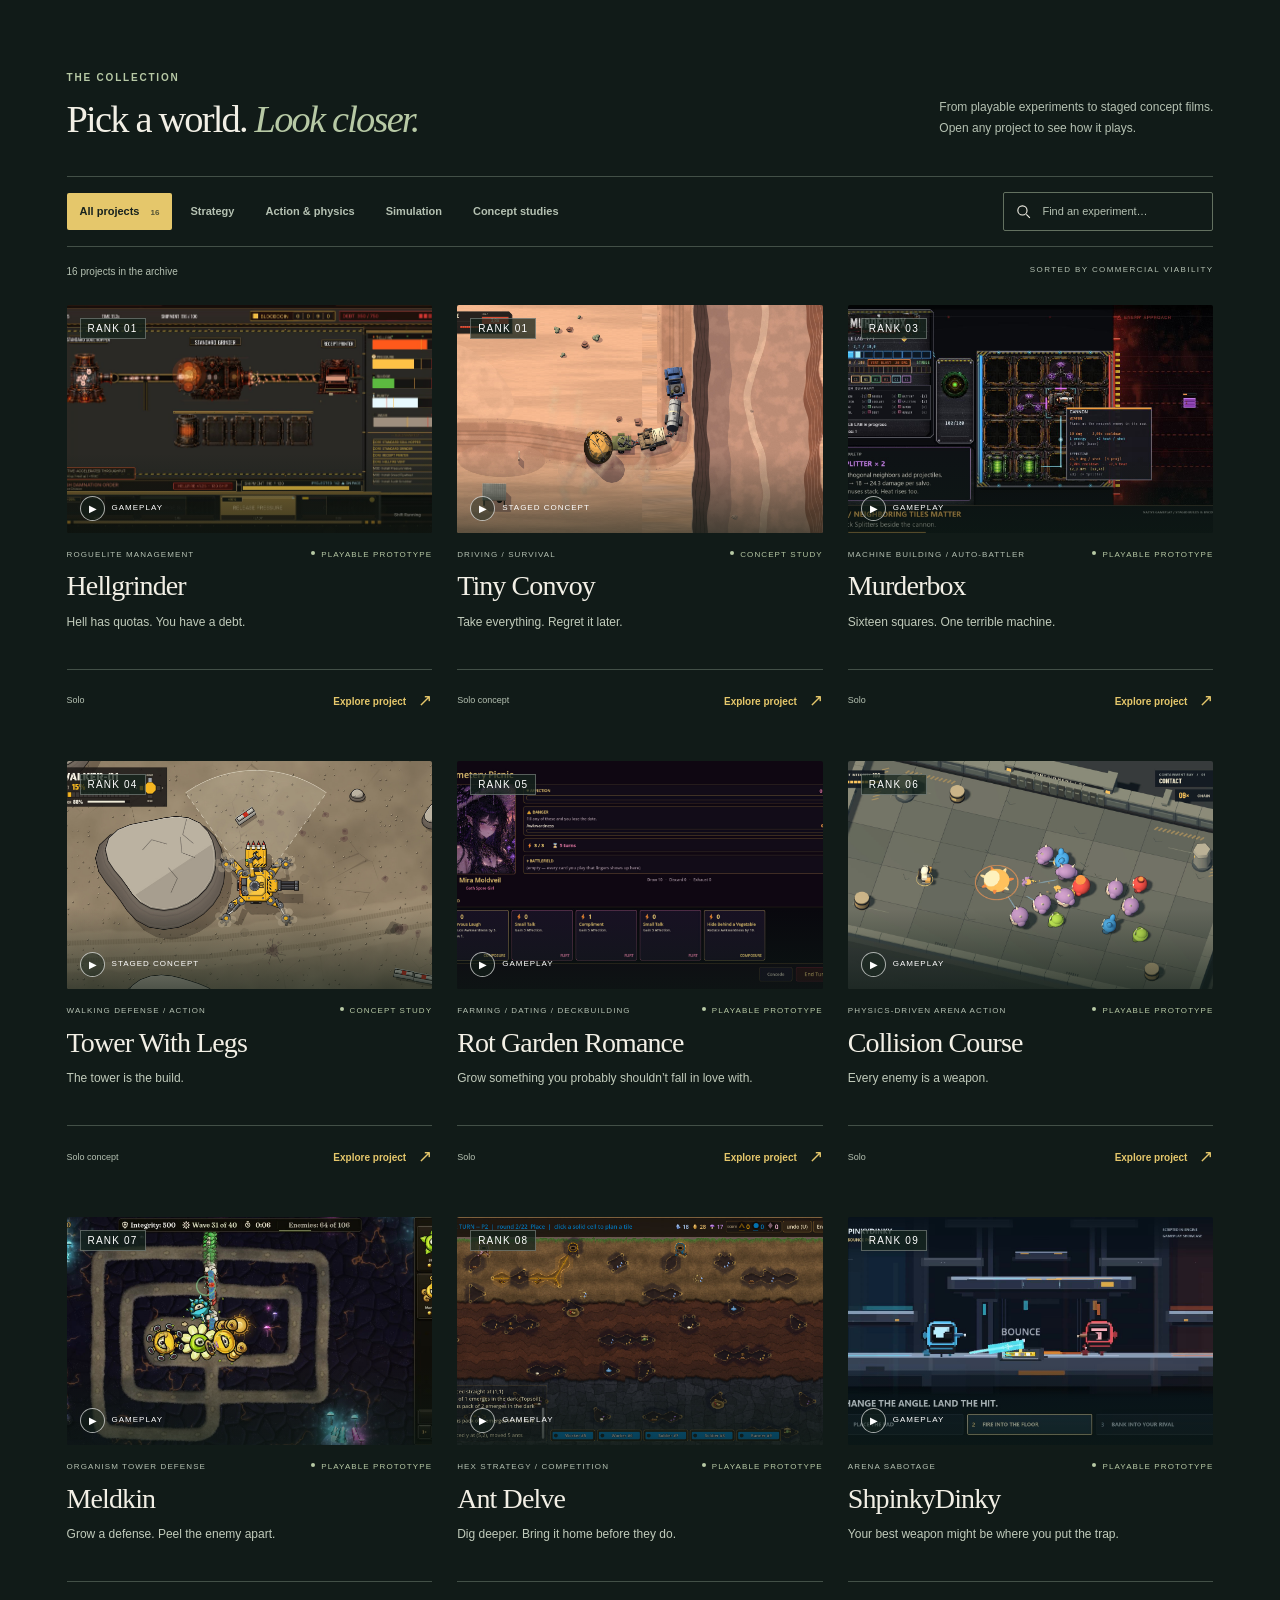
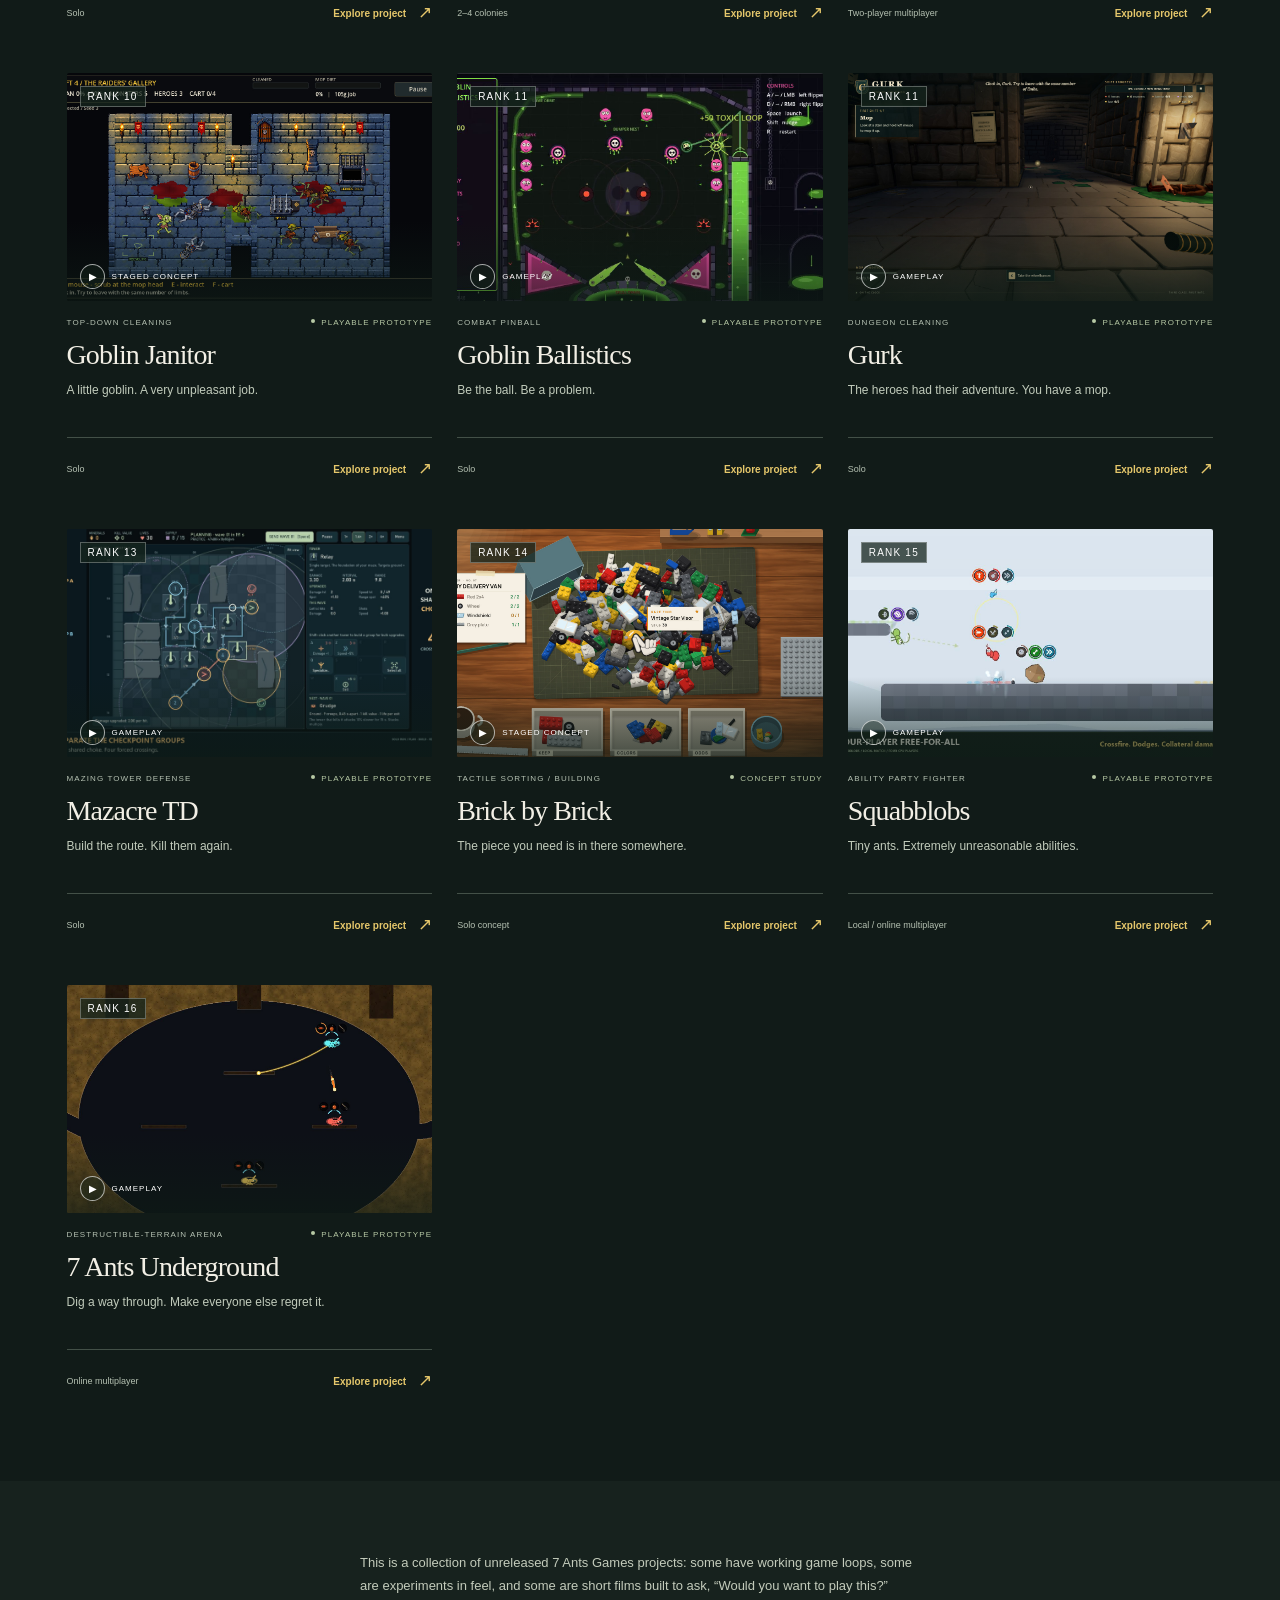
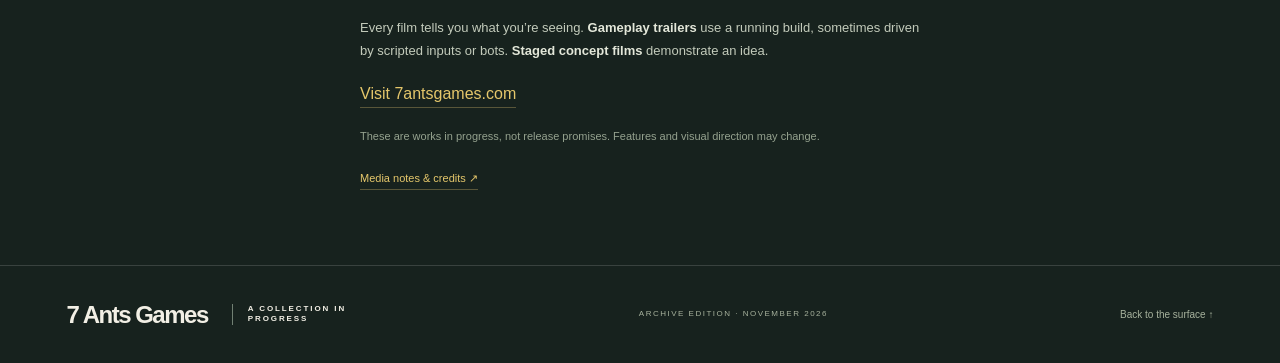
<file: docs/index.html>
<!doctype html>
<html lang="en"><head><meta charset="utf-8"><meta name="color-scheme" content="dark"><meta name="viewport" content="width=device-width,initial-scale=1"><meta name="theme-color" content="#17221e"><meta name="description" content="Explore 16 unreleased games and concept studies from 7 Ants Games. Gameplay loops, development screenshots, and short concept and gameplay films."><title>The Prototype Archive — 7 Ants Games</title><link rel="icon" href="assets/favicon.svg" type="image/svg+xml"><link rel="stylesheet" href="style.css?v=20261122-rebrand"><script src="catalog.js?v=37a2a464d2fd" defer></script><script src="viability.js?v=cost-neutral-5e4f208b6e10" defer></script><script src="app.js?v=2ad5b15f8837" defer></script></head>
<body>
<a class="skip" href="#collection">Skip to the collection</a>
<main id="top">
<section class="collection" id="collection" aria-labelledby="collection-title"><div class="section-heading"><div><div class="eyebrow">THE COLLECTION</div><h1 id="collection-title">Pick a world. <em>Look closer.</em></h1></div><p>From playable experiments to staged concept films.<br>Open any project to see how it plays.</p></div>
<div class="collection-tools"><div class="filters" role="group" aria-label="Filter collection"><button class="filter active" data-filter="All" aria-pressed="true">All projects <span>16</span></button><button class="filter" data-filter="Strategy" aria-pressed="false">Strategy</button><button class="filter" data-filter="Action & physics" aria-pressed="false">Action & physics</button><button class="filter" data-filter="Simulation" aria-pressed="false">Simulation</button><button class="filter" data-filter="Concept studies" aria-pressed="false">Concept studies</button></div><label class="search"><svg viewBox="0 0 24 24" aria-hidden="true"><circle cx="10.5" cy="10.5" r="6.5"/><path d="m16 16 5 5"/></svg><span class="sr-only">Search projects</span><input type="search" id="search" placeholder="Find an experiment…" autocomplete="off"></label></div>
<div class="results-line"><span id="results-count" role="status" aria-live="polite">16 projects in the archive</span><span>SORTED BY COMMERCIAL VIABILITY</span></div><div class="project-grid" id="project-grid"></div><div id="empty" class="empty" hidden><h3>No experiments found.</h3><p>Try another name, genre or mechanic.</p><button id="reset" class="text-button">Reset the collection ↗</button></div>
<noscript><p>This interactive collection needs JavaScript. All project descriptions and media are also listed in the repository’s catalog file.</p></noscript>
</section>
<section class="about" id="about" aria-label="About the archive"><div class="about-copy"><p>This is a collection of unreleased 7 Ants Games projects: some have working game loops, some are experiments in feel, and some are short films built to ask, “Would you want to play this?”</p><p>Every film tells you what you’re seeing. <strong>Gameplay trailers</strong> use a running build, sometimes driven by scripted inputs or bots. <strong>Staged concept films</strong> demonstrate an idea.</p><p><a class="text-link studio-link" href="https://7antsgames.com/">Visit 7antsgames.com</a></p><p class="small-note">These are works in progress, not release promises. Features and visual direction may change.</p><a class="text-link" href="credits.html">Media notes & credits ↗</a></div></section>
</main><footer><a class="wordmark" href="#top">7 Ants Games<span class="wordmark-sub">A COLLECTION IN PROGRESS</span></a><span>ARCHIVE EDITION · NOVEMBER 2026</span><a href="#top">Back to the surface ↑</a></footer>
<dialog id="project-dialog" class="project-dialog" aria-labelledby="detail-title"><div class="dialog-top"><span class="dialog-brand">7 Ants Games / INSIDE THE BUILD</span><button class="close-button" id="close-project" aria-label="Close project">Close <span aria-hidden="true">×</span></button></div><article id="project-detail"></article></dialog>
<dialog id="image-dialog" class="image-dialog" aria-labelledby="lightbox-caption"><button class="close-button" id="close-image" aria-label="Close enlarged screenshot">Close ×</button><img id="lightbox-image" alt=""><p id="lightbox-caption"></p><div class="lightbox-nav"><button id="prev-image" aria-label="Previous screenshot">← Previous</button><span id="lightbox-position"></span><button id="next-image" aria-label="Next screenshot">Next →</button></div></dialog>
<div class="toast" id="toast" role="status" aria-live="polite"></div>
</body></html>
</file>
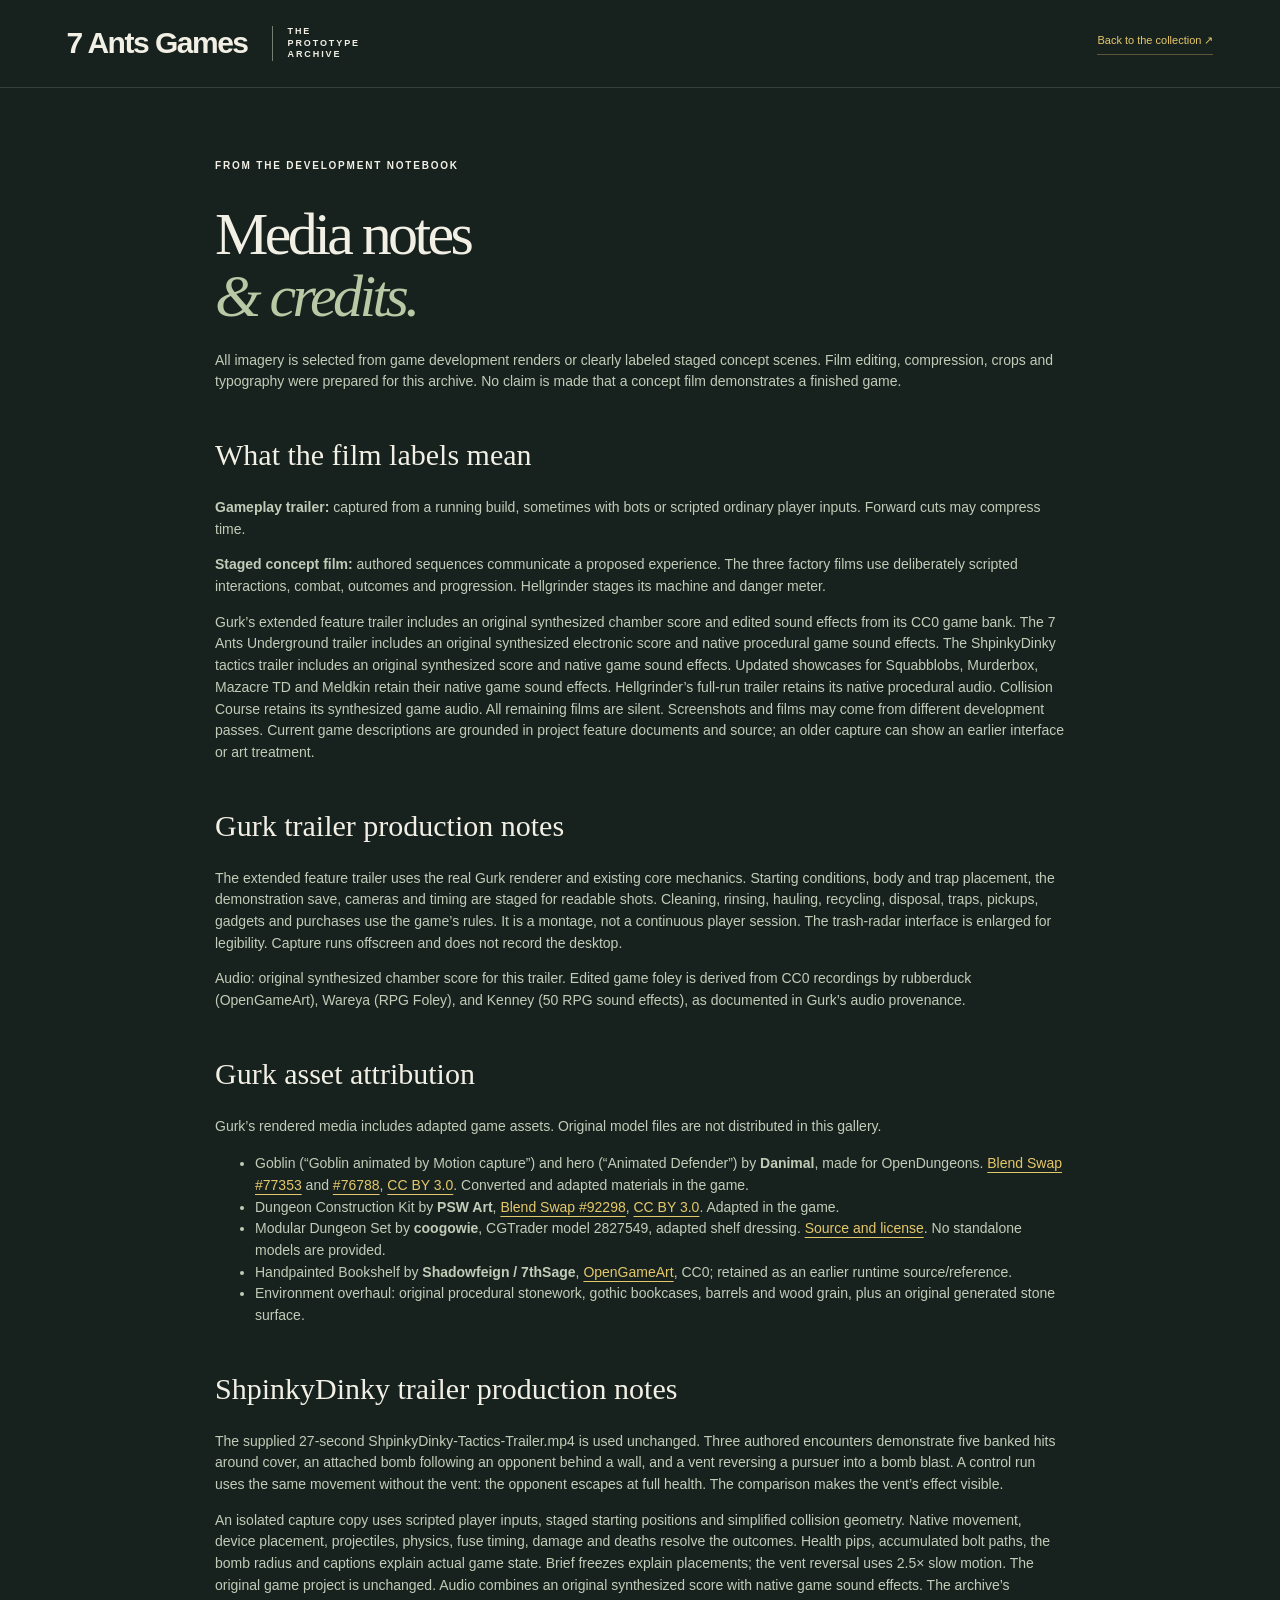
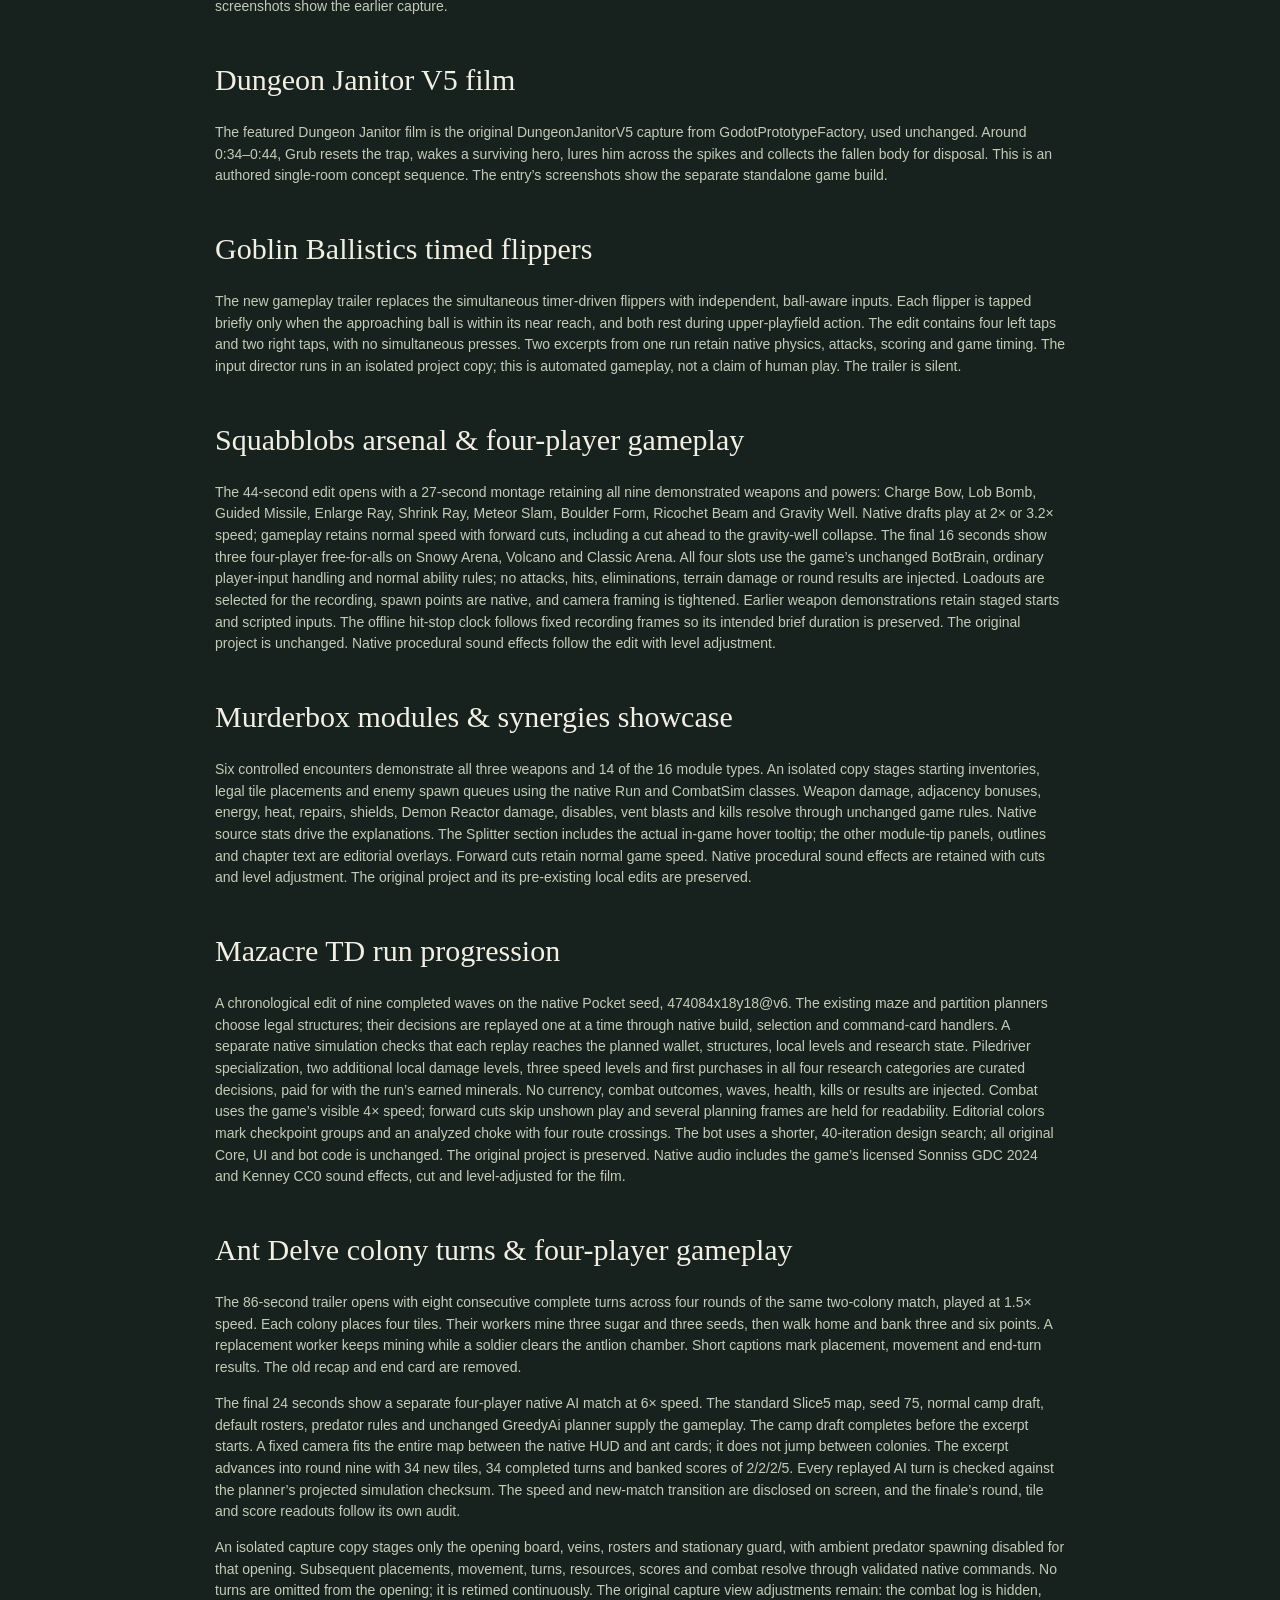
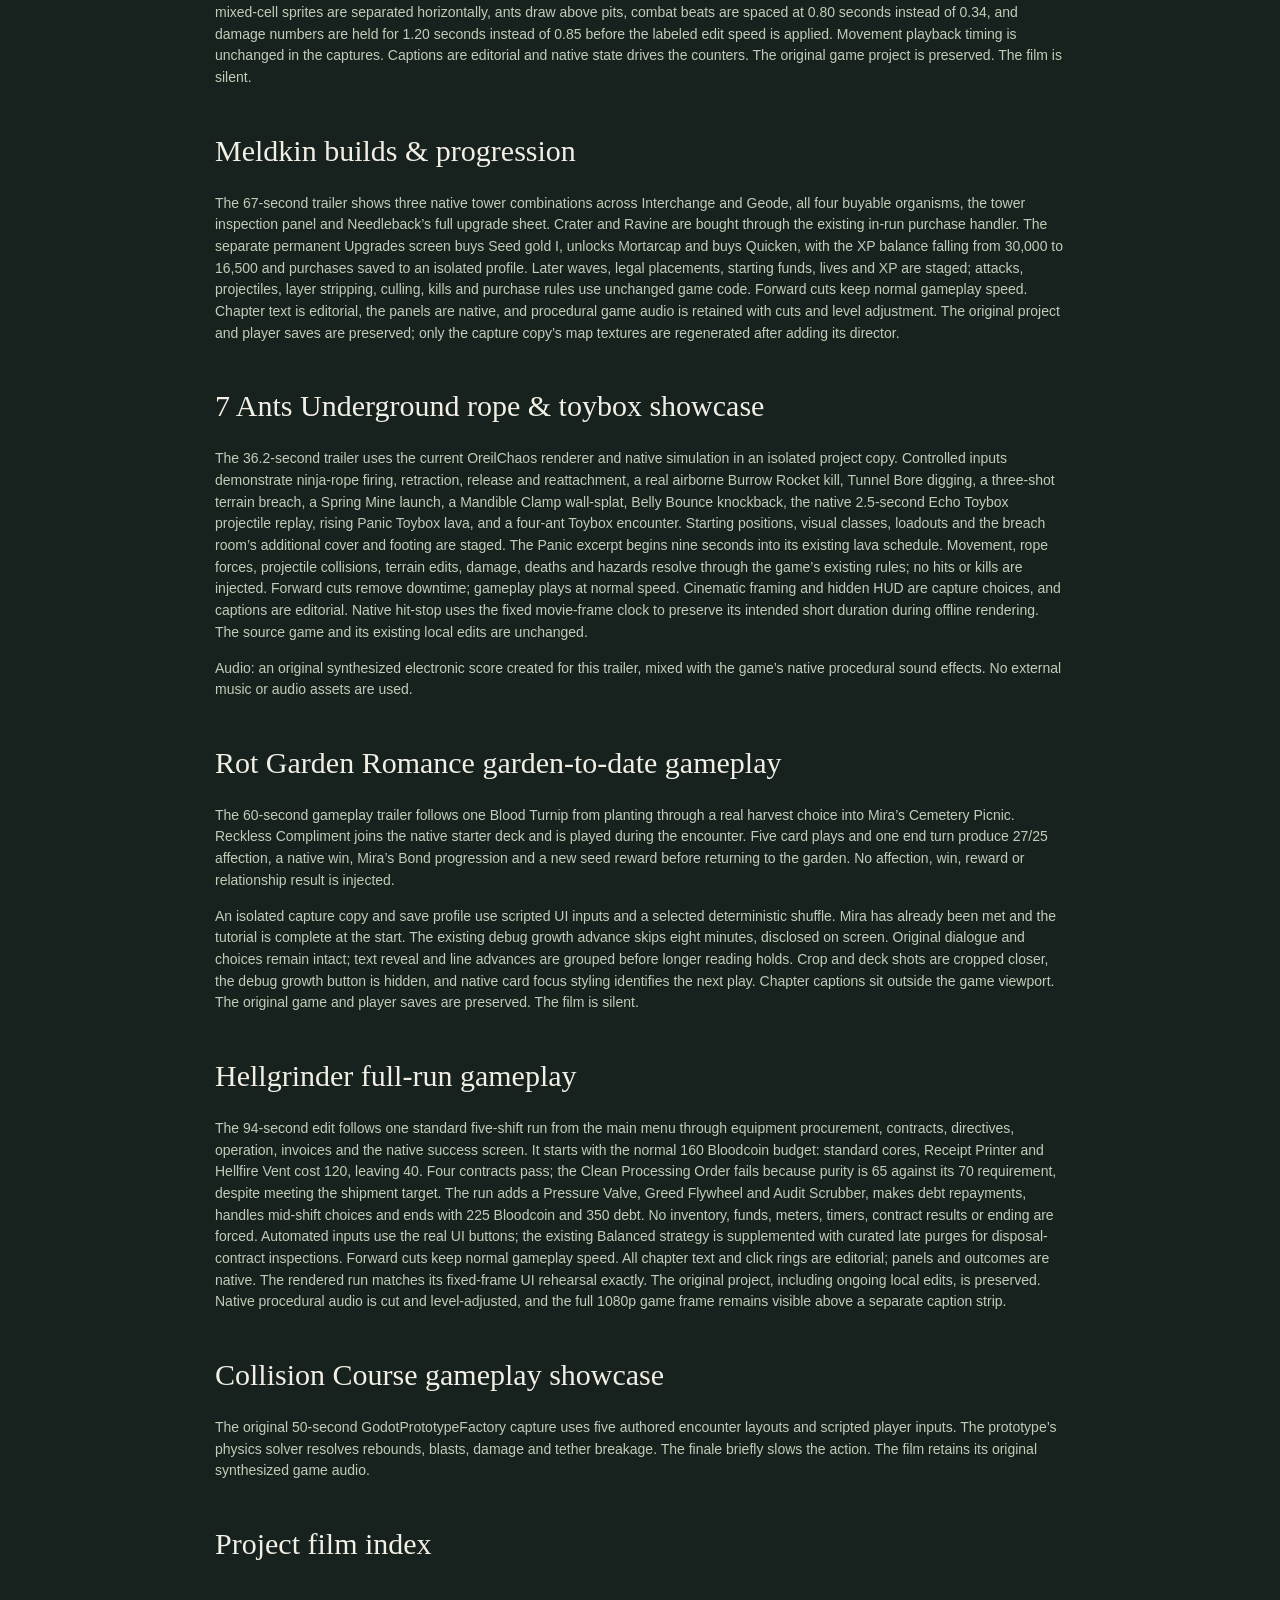
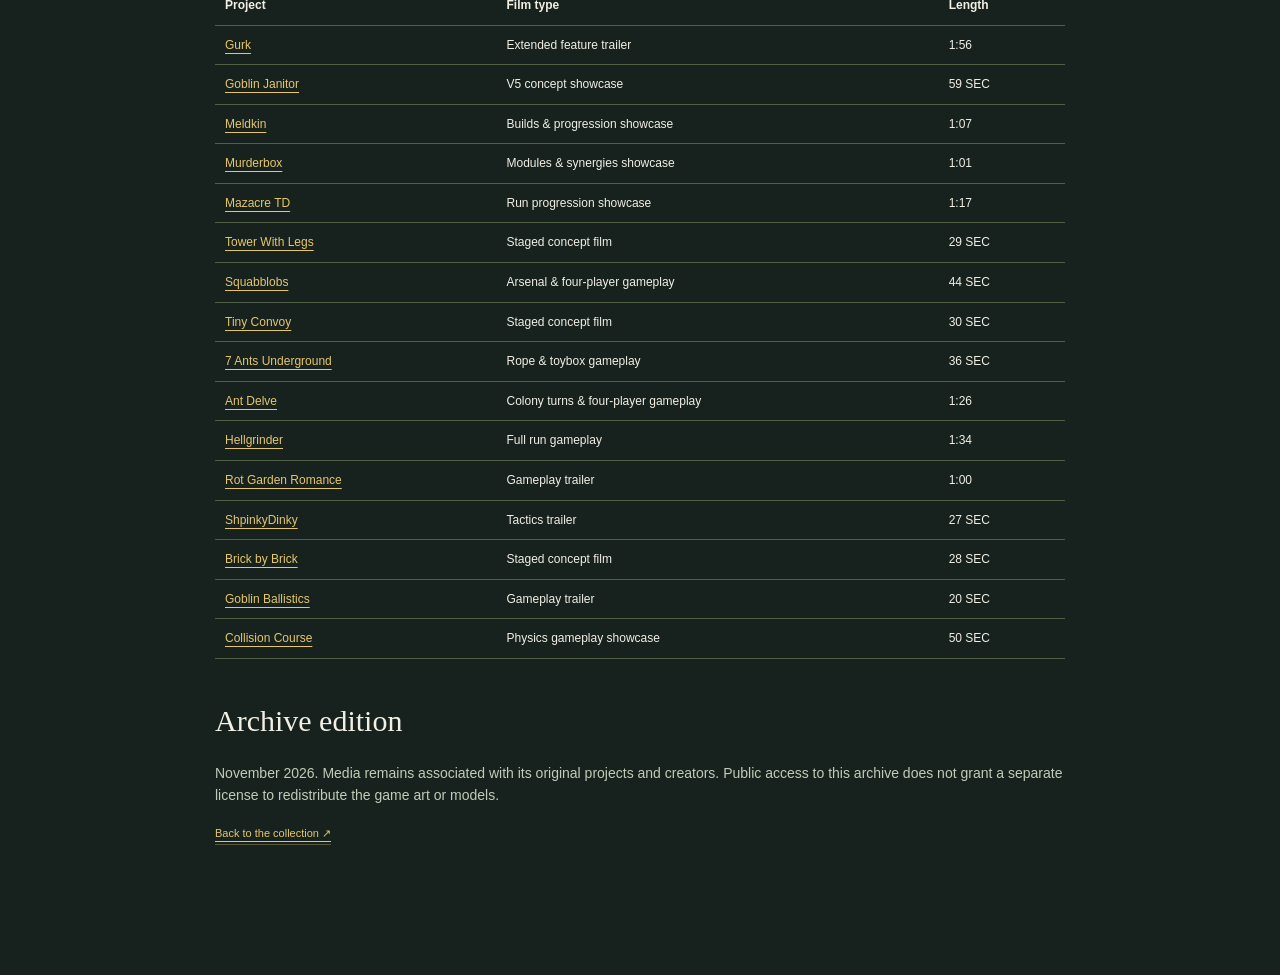
<file: docs/credits.html>
<!doctype html><html lang="en"><head><meta charset="utf-8"><meta name="color-scheme" content="dark"><meta name="viewport" content="width=device-width,initial-scale=1"><title>Media notes & credits — 7 Ants Games</title><link rel="icon" href="assets/favicon.svg"><link rel="stylesheet" href="style.css?v=20261122-rebrand"></head><body><header class="masthead"><a class="wordmark" href="index.html">7 Ants Games<span class="wordmark-sub">THE PROTOTYPE ARCHIVE</span></a><a class="text-link" href="index.html#collection">Back to the collection ↗</a></header><main class="credits-page"><div class="eyebrow">FROM THE DEVELOPMENT NOTEBOOK</div><h1>Media notes<br><em>& credits.</em></h1><p>All imagery is selected from game development renders or clearly labeled staged concept scenes. Film editing, compression, crops and typography were prepared for this archive. No claim is made that a concept film demonstrates a finished game.</p><h2>What the film labels mean</h2><p><strong>Gameplay trailer:</strong> captured from a running build, sometimes with bots or scripted ordinary player inputs. Forward cuts may compress time.</p><p><strong>Staged concept film:</strong> authored sequences communicate a proposed experience. The three factory films use deliberately scripted interactions, combat, outcomes and progression. Hellgrinder stages its machine and danger meter.</p><p>Gurk’s extended feature trailer includes an original synthesized chamber score and edited sound effects from its CC0 game bank. The 7 Ants Underground trailer includes an original synthesized electronic score and native procedural game sound effects. The ShpinkyDinky tactics trailer includes an original synthesized score and native game sound effects. Updated showcases for Squabblobs, Murderbox, Mazacre TD and Meldkin retain their native game sound effects. Hellgrinder’s full-run trailer retains its native procedural audio. Collision Course retains its synthesized game audio. All remaining films are silent. Screenshots and films may come from different development passes. Current game descriptions are grounded in project feature documents and source; an older capture can show an earlier interface or art treatment.</p><h2>Gurk trailer production notes</h2><p>The extended feature trailer uses the real Gurk renderer and existing core mechanics. Starting conditions, body and trap placement, the demonstration save, cameras and timing are staged for readable shots. Cleaning, rinsing, hauling, recycling, disposal, traps, pickups, gadgets and purchases use the game’s rules. It is a montage, not a continuous player session. The trash-radar interface is enlarged for legibility. Capture runs offscreen and does not record the desktop.</p><p>Audio: original synthesized chamber score for this trailer. Edited game foley is derived from CC0 recordings by rubberduck (OpenGameArt), Wareya (RPG Foley), and Kenney (50 RPG sound effects), as documented in Gurk’s audio provenance.</p><h2>Gurk asset attribution</h2><p>Gurk’s rendered media includes adapted game assets. Original model files are not distributed in this gallery.</p><ul><li>Goblin (“Goblin animated by Motion capture”) and hero (“Animated Defender”) by <strong>Danimal</strong>, made for OpenDungeons. <a href="https://www.blendswap.com/blend/77353">Blend Swap #77353</a> and <a href="https://www.blendswap.com/blend/76788">#76788</a>, <a href="https://creativecommons.org/licenses/by/3.0/">CC BY 3.0</a>. Converted and adapted materials in the game.</li><li>Dungeon Construction Kit by <strong>PSW Art</strong>, <a href="https://www.blendswap.com/blend/92298">Blend Swap #92298</a>, <a href="https://creativecommons.org/licenses/by/3.0/">CC BY 3.0</a>. Adapted in the game.</li><li>Modular Dungeon Set by <strong>coogowie</strong>, CGTrader model 2827549, adapted shelf dressing. <a href="https://www.cgtrader.com/free-3d-models/architectural/other/modular-dungeon-set-f4d5c5b9-bd87-4ad4-bb60-64ab2f3504b6">Source and license</a>. No standalone models are provided.</li><li>Handpainted Bookshelf by <strong>Shadowfeign / 7thSage</strong>, <a href="https://opengameart.org/content/handpainted-bookshelf">OpenGameArt</a>, CC0; retained as an earlier runtime source/reference.</li><li>Environment overhaul: original procedural stonework, gothic bookcases, barrels and wood grain, plus an original generated stone surface.</li></ul><h2>ShpinkyDinky trailer production notes</h2><p>The supplied 27-second ShpinkyDinky-Tactics-Trailer.mp4 is used unchanged. Three authored encounters demonstrate five banked hits around cover, an attached bomb following an opponent behind a wall, and a vent reversing a pursuer into a bomb blast. A control run uses the same movement without the vent: the opponent escapes at full health. The comparison makes the vent’s effect visible.</p><p>An isolated capture copy uses scripted player inputs, staged starting positions and simplified collision geometry. Native movement, device placement, projectiles, physics, fuse timing, damage and deaths resolve the outcomes. Health pips, accumulated bolt paths, the bomb radius and captions explain actual game state. Brief freezes explain placements; the vent reversal uses 2.5× slow motion. The original game project is unchanged. Audio combines an original synthesized score with native game sound effects. The archive’s screenshots show the earlier capture.</p><h2>Dungeon Janitor V5 film</h2><p>The featured Dungeon Janitor film is the original DungeonJanitorV5 capture from GodotPrototypeFactory, used unchanged. Around 0:34–0:44, Grub resets the trap, wakes a surviving hero, lures him across the spikes and collects the fallen body for disposal. This is an authored single-room concept sequence. The entry’s screenshots show the separate standalone game build.</p><h2>Goblin Ballistics timed flippers</h2><p>The new gameplay trailer replaces the simultaneous timer-driven flippers with independent, ball-aware inputs. Each flipper is tapped briefly only when the approaching ball is within its near reach, and both rest during upper-playfield action. The edit contains four left taps and two right taps, with no simultaneous presses. Two excerpts from one run retain native physics, attacks, scoring and game timing. The input director runs in an isolated project copy; this is automated gameplay, not a claim of human play. The trailer is silent.</p><h2>Squabblobs arsenal &amp; four-player gameplay</h2><p>The 44-second edit opens with a 27-second montage retaining all nine demonstrated weapons and powers: Charge Bow, Lob Bomb, Guided Missile, Enlarge Ray, Shrink Ray, Meteor Slam, Boulder Form, Ricochet Beam and Gravity Well. Native drafts play at 2× or 3.2× speed; gameplay retains normal speed with forward cuts, including a cut ahead to the gravity-well collapse. The final 16 seconds show three four-player free-for-alls on Snowy Arena, Volcano and Classic Arena. All four slots use the game’s unchanged BotBrain, ordinary player-input handling and normal ability rules; no attacks, hits, eliminations, terrain damage or round results are injected. Loadouts are selected for the recording, spawn points are native, and camera framing is tightened. Earlier weapon demonstrations retain staged starts and scripted inputs. The offline hit-stop clock follows fixed recording frames so its intended brief duration is preserved. The original project is unchanged. Native procedural sound effects follow the edit with level adjustment.</p><h2>Murderbox modules &amp; synergies showcase</h2><p>Six controlled encounters demonstrate all three weapons and 14 of the 16 module types. An isolated copy stages starting inventories, legal tile placements and enemy spawn queues using the native Run and CombatSim classes. Weapon damage, adjacency bonuses, energy, heat, repairs, shields, Demon Reactor damage, disables, vent blasts and kills resolve through unchanged game rules. Native source stats drive the explanations. The Splitter section includes the actual in-game hover tooltip; the other module-tip panels, outlines and chapter text are editorial overlays. Forward cuts retain normal game speed. Native procedural sound effects are retained with cuts and level adjustment. The original project and its pre-existing local edits are preserved.</p><h2>Mazacre TD run progression</h2><p>A chronological edit of nine completed waves on the native Pocket seed, 474084x18y18@v6. The existing maze and partition planners choose legal structures; their decisions are replayed one at a time through native build, selection and command-card handlers. A separate native simulation checks that each replay reaches the planned wallet, structures, local levels and research state. Piledriver specialization, two additional local damage levels, three speed levels and first purchases in all four research categories are curated decisions, paid for with the run’s earned minerals. No currency, combat outcomes, waves, health, kills or results are injected. Combat uses the game’s visible 4× speed; forward cuts skip unshown play and several planning frames are held for readability. Editorial colors mark checkpoint groups and an analyzed choke with four route crossings. The bot uses a shorter, 40-iteration design search; all original Core, UI and bot code is unchanged. The original project is preserved. Native audio includes the game’s licensed Sonniss GDC 2024 and Kenney CC0 sound effects, cut and level-adjusted for the film.</p><h2>Ant Delve colony turns &amp; four-player gameplay</h2><p>The 86-second trailer opens with eight consecutive complete turns across four rounds of the same two-colony match, played at 1.5× speed. Each colony places four tiles. Their workers mine three sugar and three seeds, then walk home and bank three and six points. A replacement worker keeps mining while a soldier clears the antlion chamber. Short captions mark placement, movement and end-turn results. The old recap and end card are removed.</p><p>The final 24 seconds show a separate four-player native AI match at 6× speed. The standard Slice5 map, seed 75, normal camp draft, default rosters, predator rules and unchanged GreedyAi planner supply the gameplay. The camp draft completes before the excerpt starts. A fixed camera fits the entire map between the native HUD and ant cards; it does not jump between colonies. The excerpt advances into round nine with 34 new tiles, 34 completed turns and banked scores of 2/2/2/5. Every replayed AI turn is checked against the planner’s projected simulation checksum. The speed and new-match transition are disclosed on screen, and the finale’s round, tile and score readouts follow its own audit.</p><p>An isolated capture copy stages only the opening board, veins, rosters and stationary guard, with ambient predator spawning disabled for that opening. Subsequent placements, movement, turns, resources, scores and combat resolve through validated native commands. No turns are omitted from the opening; it is retimed continuously. The original capture view adjustments remain: the combat log is hidden, mixed-cell sprites are separated horizontally, ants draw above pits, combat beats are spaced at 0.80 seconds instead of 0.34, and damage numbers are held for 1.20 seconds instead of 0.85 before the labeled edit speed is applied. Movement playback timing is unchanged in the captures. Captions are editorial and native state drives the counters. The original game project is preserved. The film is silent.</p><h2>Meldkin builds &amp; progression</h2><p>The 67-second trailer shows three native tower combinations across Interchange and Geode, all four buyable organisms, the tower inspection panel and Needleback’s full upgrade sheet. Crater and Ravine are bought through the existing in-run purchase handler. The separate permanent Upgrades screen buys Seed gold I, unlocks Mortarcap and buys Quicken, with the XP balance falling from 30,000 to 16,500 and purchases saved to an isolated profile. Later waves, legal placements, starting funds, lives and XP are staged; attacks, projectiles, layer stripping, culling, kills and purchase rules use unchanged game code. Forward cuts keep normal gameplay speed. Chapter text is editorial, the panels are native, and procedural game audio is retained with cuts and level adjustment. The original project and player saves are preserved; only the capture copy’s map textures are regenerated after adding its director.</p><h2>7 Ants Underground rope &amp; toybox showcase</h2><p>The 36.2-second trailer uses the current OreilChaos renderer and native simulation in an isolated project copy. Controlled inputs demonstrate ninja-rope firing, retraction, release and reattachment, a real airborne Burrow Rocket kill, Tunnel Bore digging, a three-shot terrain breach, a Spring Mine launch, a Mandible Clamp wall-splat, Belly Bounce knockback, the native 2.5-second Echo Toybox projectile replay, rising Panic Toybox lava, and a four-ant Toybox encounter. Starting positions, visual classes, loadouts and the breach room’s additional cover and footing are staged. The Panic excerpt begins nine seconds into its existing lava schedule. Movement, rope forces, projectile collisions, terrain edits, damage, deaths and hazards resolve through the game’s existing rules; no hits or kills are injected. Forward cuts remove downtime; gameplay plays at normal speed. Cinematic framing and hidden HUD are capture choices, and captions are editorial. Native hit-stop uses the fixed movie-frame clock to preserve its intended short duration during offline rendering. The source game and its existing local edits are unchanged.</p><p>Audio: an original synthesized electronic score created for this trailer, mixed with the game’s native procedural sound effects. No external music or audio assets are used.</p><h2>Rot Garden Romance garden-to-date gameplay</h2><p>The 60-second gameplay trailer follows one Blood Turnip from planting through a real harvest choice into Mira’s Cemetery Picnic. Reckless Compliment joins the native starter deck and is played during the encounter. Five card plays and one end turn produce 27/25 affection, a native win, Mira’s Bond progression and a new seed reward before returning to the garden. No affection, win, reward or relationship result is injected.</p><p>An isolated capture copy and save profile use scripted UI inputs and a selected deterministic shuffle. Mira has already been met and the tutorial is complete at the start. The existing debug growth advance skips eight minutes, disclosed on screen. Original dialogue and choices remain intact; text reveal and line advances are grouped before longer reading holds. Crop and deck shots are cropped closer, the debug growth button is hidden, and native card focus styling identifies the next play. Chapter captions sit outside the game viewport. The original game and player saves are preserved. The film is silent.</p><h2>Hellgrinder full-run gameplay</h2><p>The 94-second edit follows one standard five-shift run from the main menu through equipment procurement, contracts, directives, operation, invoices and the native success screen. It starts with the normal 160 Bloodcoin budget: standard cores, Receipt Printer and Hellfire Vent cost 120, leaving 40. Four contracts pass; the Clean Processing Order fails because purity is 65 against its 70 requirement, despite meeting the shipment target. The run adds a Pressure Valve, Greed Flywheel and Audit Scrubber, makes debt repayments, handles mid-shift choices and ends with 225 Bloodcoin and 350 debt. No inventory, funds, meters, timers, contract results or ending are forced. Automated inputs use the real UI buttons; the existing Balanced strategy is supplemented with curated late purges for disposal-contract inspections. Forward cuts keep normal gameplay speed. All chapter text and click rings are editorial; panels and outcomes are native. The rendered run matches its fixed-frame UI rehearsal exactly. The original project, including ongoing local edits, is preserved. Native procedural audio is cut and level-adjusted, and the full 1080p game frame remains visible above a separate caption strip.</p><h2>Collision Course gameplay showcase</h2><p>The original 50-second GodotPrototypeFactory capture uses five authored encounter layouts and scripted player inputs. The prototype’s physics solver resolves rebounds, blasts, damage and tether breakage. The finale briefly slows the action. The film retains its original synthesized game audio.</p><h2>Project film index</h2><table><thead><tr><th>Project</th><th>Film type</th><th>Length</th></tr></thead><tbody><tr><td><a href="index.html#gurk">Gurk</a></td><td>Extended feature trailer</td><td>1:56</td></tr><tr><td><a href="index.html#dungeon-janitor">Goblin Janitor</a></td><td>V5 concept showcase</td><td>59 SEC</td></tr><tr><td><a href="index.html#meldkin">Meldkin</a></td><td>Builds &amp; progression showcase</td><td>1:07</td></tr><tr><td><a href="index.html#murderbox">Murderbox</a></td><td>Modules &amp; synergies showcase</td><td>1:01</td></tr><tr><td><a href="index.html#mazacre-td">Mazacre TD</a></td><td>Run progression showcase</td><td>1:17</td></tr><tr><td><a href="index.html#tower-with-legs">Tower With Legs</a></td><td>Staged concept film</td><td>29 SEC</td></tr><tr><td><a href="index.html#squabblobs">Squabblobs</a></td><td>Arsenal &amp; four-player gameplay</td><td>44 SEC</td></tr><tr><td><a href="index.html#tiny-convoy">Tiny Convoy</a></td><td>Staged concept film</td><td>30 SEC</td></tr><tr><td><a href="index.html#seven-ants-underground">7 Ants Underground</a></td><td>Rope &amp; toybox gameplay</td><td>36 SEC</td></tr><tr><td><a href="index.html#ant-delve">Ant Delve</a></td><td>Colony turns &amp; four-player gameplay</td><td>1:26</td></tr><tr><td><a href="index.html#hellgrinder">Hellgrinder</a></td><td>Full run gameplay</td><td>1:34</td></tr><tr><td><a href="index.html#rot-garden-romance">Rot Garden Romance</a></td><td>Gameplay trailer</td><td>1:00</td></tr><tr><td><a href="index.html#shpinky-dinky">ShpinkyDinky</a></td><td>Tactics trailer</td><td>27 SEC</td></tr><tr><td><a href="index.html#brick-by-brick">Brick by Brick</a></td><td>Staged concept film</td><td>28 SEC</td></tr><tr><td><a href="index.html#goblin-ballistics">Goblin Ballistics</a></td><td>Gameplay trailer</td><td>20 SEC</td></tr><tr><td><a href="index.html#collision-course">Collision Course</a></td><td>Physics gameplay showcase</td><td>50 SEC</td></tr></tbody></table><h2>Archive edition</h2><p>November 2026. Media remains associated with its original projects and creators. Public access to this archive does not grant a separate license to redistribute the game art or models.</p><a class="text-link" href="index.html#collection">Back to the collection ↗</a></main></body></html>
</file>
<file: docs/style.css>
@charset "UTF-8";
:root{color-scheme:dark;--ink:#17221e;--paper:#f2efe5;--surface:#111b18;--surface-hover:#25352c;--muted:#b5c1b2;--gold:#e5c76b;--sage:#b7c9a5;--line:#435047;--serif:Georgia,'Times New Roman',serif;--sans:'Segoe UI',Arial,sans-serif}*{box-sizing:border-box}html{scroll-behavior:smooth;scroll-padding-top:84px}body{margin:0;background:var(--ink);color:var(--paper);font:16px/1.55 var(--sans)}button,input{font:inherit}button,a,input{-webkit-tap-highlight-color:transparent}button{cursor:pointer}button:focus-visible,a:focus-visible,input:focus-visible{outline:3px solid var(--gold);outline-offset:5px}a{color:inherit;text-decoration:none}button{color:inherit}img{display:block;max-width:100%}button{border:0}button[hidden],[hidden]{display:none!important}.sr-only{position:absolute;width:1px;height:1px;padding:0;margin:-1px;overflow:hidden;clip:rect(0,0,0,0);white-space:nowrap;border:0}.skip{position:fixed;top:-60px;left:20px;background:var(--gold);color:var(--ink);padding:12px;z-index:100}.skip:focus{top:12px}.masthead{height:88px;max-width:1536px;margin:auto;padding:0 5.2%;display:flex;align-items:center;justify-content:space-between;gap:20px;border-bottom:1px solid #ffffff20}.wordmark{display:flex;align-items:center;gap:8px;font-size:30px;letter-spacing:-1.5px;font-weight:750;white-space:nowrap}.antmark{font-size:35px;color:var(--gold);line-height:1;transform:rotate(-25deg);margin-right:4px}.wordmark-sub{font-size:9px;line-height:1.3;letter-spacing:1.9px;font-weight:600;max-width:115px;white-space:normal;border-left:1px solid #718073;padding-left:15px;margin-left:16px}.masthead nav{display:flex;align-items:center;gap:30px;font-size:12px;font-weight:600}.masthead nav a{padding:10px 0}.masthead nav a:hover{color:var(--gold)}.masthead nav span{font-size:9px;margin-left:6px;color:var(--sage)}.repo-link{border:1px solid #ffffff40!important;border-radius:3px;padding:9px 16px!important}.intro{max-width:1536px;margin:auto;min-height:650px;padding:66px 5.2% 64px;display:grid;grid-template-columns:1fr 1.07fr;gap:6%;align-items:center}.eyebrow{font-size:10px;font-weight:650;letter-spacing:1.8px;line-height:1.6}.intro .eyebrow{color:var(--sage);display:flex;align-items:center;gap:8px}.live-dot{width:6px;height:6px;display:inline-block;border-radius:50%;background:var(--gold)}h1{font:normal clamp(46px,4.7vw,76px)/1.04 var(--serif);letter-spacing:-3.6px;margin:29px 0 22px}h1 em{font-weight:normal;color:var(--sage)}.intro-text{color:#c6cdc2;font-size:16px;line-height:1.65;margin:0 0 29px}.primary-button{display:inline-flex;align-items:center;justify-content:space-between;gap:36px;background:var(--gold);color:var(--ink);padding:14px 20px;font-size:12px;font-weight:700;border-radius:2px}.primary-button:hover{background:#f3d982}.primary-button span{font-size:20px;font-weight:400}.archive-stats{display:flex;gap:30px;margin-top:44px;padding-top:22px;border-top:1px solid #ffffff25}.archive-stats div{display:flex;flex-direction:column}.archive-stats strong{font:28px var(--serif);color:var(--paper)}.archive-stats span{font-size:9px;color:#a7b2a6;margin-top:5px;letter-spacing:.3px}.hero-feature{padding:0;background:#0c1410;position:relative;width:100%;height:494px;border:1px solid #7c8d7140;isolation:isolate;overflow:hidden;border-radius:2px;text-align:left}.hero-feature img{width:100%;height:100%;object-fit:cover;object-position:50% 50%;transition:transform .6s ease}.hero-feature:after{content:"";position:absolute;inset:45% 0 0;background:linear-gradient(transparent,#08120ee8);z-index:0}.hero-feature:hover img{transform:scale(1.035)}.hero-stamp{position:absolute;top:20px;left:20px;border:1px solid #f2efe580;background:#101a13a6;padding:6px 9px;font-size:8px;font-weight:600;letter-spacing:1.7px}.hero-caption{position:absolute;bottom:28px;left:28px;right:25px;display:flex;align-items:flex-end;justify-content:space-between;z-index:1}.hero-caption>span:first-child{display:flex;flex-direction:column}.hero-caption small{font-size:8px;letter-spacing:1.5px;color:#d0d9c6}.hero-caption strong{font:normal 58px/1.1 var(--serif);letter-spacing:-2px;margin:8px 0}.hero-caption span span{font-size:13px;color:#dce2d7;line-height:1.5}.round-arrow{width:43px;height:43px;display:grid;place-items:center;border:1px solid #ffffff90;border-radius:50%;font-size:24px;color:var(--gold);flex-shrink:0}.archive-strip{border-block:1px solid #5f6a4e;background:#253125;color:#d3d9c8;padding:15px 5.2%;display:flex;align-items:center;justify-content:space-between;gap:20px;font-size:10px;letter-spacing:.3px}.archive-strip>span:first-child{font:italic 17px var(--serif);color:var(--gold)}.archive-strip i{font-style:normal;color:#b6c79b;padding:0 20px}.collection{background:var(--surface);color:var(--paper);padding:70px 5.2% 80px;scroll-margin-top:0}.section-heading{max-width:1380px;margin:auto;display:flex;justify-content:space-between;align-items:flex-end;gap:24px}.section-heading .eyebrow{color:var(--sage)}.section-heading h1{font:normal clamp(30px,3vw,46px)/1.12 var(--serif);letter-spacing:-1.8px;margin:12px 0 0}.section-heading h1 em{color:var(--sage)}.section-heading p{font-size:12px;line-height:1.7;color:var(--muted);max-width:350px;margin:0 0 3px}.collection-tools{max-width:1380px;margin:35px auto 0;border-block:1px solid var(--line);display:flex;justify-content:space-between;gap:20px;align-items:center;padding:15px 0}.filters{display:flex;gap:5px;flex-wrap:wrap}.filter{background:transparent;padding:10px 13px;border-radius:2px;font-size:11px;color:var(--muted);font-weight:600;white-space:nowrap}.filter:hover{background:var(--surface-hover);color:var(--paper)}.filter.active{background:var(--gold);color:var(--ink)}.filter span{font-size:8px;margin-left:8px;opacity:.7}.search{display:flex;align-items:center;gap:10px;border:1px solid #637160;border-radius:2px;padding:8px 11px;min-width:210px}.search svg{width:17px;height:17px;fill:none;stroke:currentColor;stroke-width:1.6;flex-shrink:0}.search input{width:100%;max-width:210px;min-width:0;border:0;background:transparent;color:var(--paper);font-size:11px;padding:2px 0;outline-offset:7px}.search input::placeholder{color:var(--muted)}.results-line{max-width:1380px;margin:17px auto 25px;display:flex;justify-content:space-between;color:var(--muted);font-size:10px}.results-line>span:last-child{font-size:8px;letter-spacing:1.4px}.project-grid{max-width:1380px;margin:auto;display:grid;grid-template-columns:repeat(3,minmax(0,1fr));gap:40px 25px}.project-card{min-width:0;display:flex;flex-direction:column}.card-image{display:block;position:relative;padding:0;width:100%;aspect-ratio:16/10;overflow:hidden;background:#0c1410;border-radius:2px;text-align:left}.card-image img{height:100%;width:100%;object-fit:cover;transition:transform .5s ease}.card-image:hover img{transform:scale(1.045)}.card-image .image-wash{position:absolute;inset:65% 0 0;background:linear-gradient(transparent,#0d1b15a0)}.card-number{position:absolute;top:13px;left:13px;color:white;background:#15251cbf;border:1px solid #ffffff4a;padding:4px 7px;font:10px var(--sans);letter-spacing:1.2px}.film-type{position:absolute;bottom:12px;left:13px;font-size:8px;letter-spacing:1px;color:white;display:flex;align-items:center;gap:7px}.play-symbol{width:25px;height:25px;border:1px solid #ffffffa0;border-radius:50%;display:grid;place-items:center;background:#15251c70;font-size:10px;padding-left:2px}.card-meta{display:flex;justify-content:space-between;align-items:center;gap:8px;margin:16px 0 7px;font-size:8px;letter-spacing:1.1px;text-transform:uppercase}.genre{color:var(--muted)}.stage{color:var(--sage)}.stage:before{content:"";display:inline-block;background:var(--sage);width:4px;height:4px;border-radius:50%;margin:0 6px 2px 0}.project-card h3{font:normal 28px/1.1 var(--serif);letter-spacing:-.9px;margin:3px 0 10px}.card-pitch{font-size:12px;line-height:1.7;color:#c1cbbb;margin:0;min-height:42px;max-width:95%}.card-bottom{border-top:1px solid var(--line);margin-top:15px;padding-top:12px;display:flex;align-items:center;justify-content:space-between;font-size:9px;color:var(--muted)}.explore-button{font-size:10px;font-weight:700;background:transparent;padding:6px 0;color:var(--gold);display:flex;gap:12px;align-items:center}.explore-button:hover{text-decoration:underline;text-underline-offset:4px}.explore-button span{font-size:17px;font-weight:400}.empty{text-align:center;max-width:1380px;margin:60px auto}.empty h3{font:32px var(--serif)}.empty p{color:var(--muted)}.text-button{background:transparent;color:inherit;border-bottom:1px solid;padding:5px}.about{padding:70px 10% 75px;border-bottom:1px solid #ffffff25;max-width:1536px;margin:auto}.about-copy{max-width:560px;margin-inline:auto}.about p{font-size:13px;color:#c3cbbb;margin:0 0 18px;line-height:1.8}.about p strong{color:#e3e7d9;font-weight:600}.about .small-note{font-size:11px;color:#95a28f}.text-link{font-size:11px;color:var(--gold);border-bottom:1px solid #c8ad6560;padding-bottom:5px}footer{max-width:1536px;margin:auto;padding:30px 5.2%;display:flex;align-items:center;justify-content:space-between;gap:25px;color:#a7b29d}footer .wordmark{font-size:24px;color:var(--paper)}footer .wordmark-sub{font-size:8px}footer>span{font-size:8px;letter-spacing:1.5px}footer>a:last-child{font-size:10px}.project-dialog{width:min(1180px,95vw);height:min(94vh,1150px);max-height:94vh;margin:auto;padding:0;border:1px solid #617157;background:var(--ink);color:var(--paper);border-radius:5px;overflow:auto;overscroll-behavior:contain}.project-dialog::backdrop,.image-dialog::backdrop{background:#08120edb;backdrop-filter:blur(6px)}body.modal-open{overflow:hidden}.dialog-top{display:flex;align-items:center;justify-content:space-between;position:sticky;top:0;padding:14px 28px;background:#17221ef5;border-bottom:1px solid #52604b;z-index:3;gap:15px}.dialog-brand{font-size:9px;letter-spacing:1.5px;color:#a8b79c}.close-button{background:transparent;border:1px solid #ffffff4a;border-radius:2px;padding:6px 12px;font-size:11px;display:flex;gap:16px;align-items:center}.close-button span{font-size:23px;font-weight:300;line-height:1}.close-button:hover{background:#ffffff15}.detail-heading{padding:35px 5% 25px;display:flex;align-items:flex-end;justify-content:space-between;gap:30px}.detail-heading .eyebrow{color:var(--sage)}.detail-heading h2{font:normal 54px/1.1 var(--serif);letter-spacing:-2px;margin:12px 0}.detail-heading p{margin:0;font:italic 20px/1.5 var(--serif);color:#bac9a9}.share-button{font-size:10px;white-space:nowrap;background:transparent;border:1px solid #7e8d71;padding:9px 12px;border-radius:2px}.detail-film{margin:0 5%}.video-wrap{background:#0a110d;aspect-ratio:16/9;border:1px solid #506046;border-radius:2px;overflow:hidden}.video-wrap video{width:100%;height:100%;object-fit:contain;display:block}.film-note{display:flex;gap:15px;align-items:baseline;justify-content:space-between;margin:9px 0 0;font-size:10px;color:#a6b59c}.film-note strong{font-size:8px;text-transform:uppercase;letter-spacing:1.2px;font-weight:600;color:var(--gold);flex-shrink:0}.film-note span{max-width:75%;text-align:right;line-height:1.6}.detail-content{padding:35px 5% 30px;display:grid;grid-template-columns:1fr 1fr;gap:55px}.detail-content h3,.screenshot-section h3{font:normal 26px var(--serif);margin:0 0 18px;letter-spacing:-.6px}.detail-description{font-size:14px;color:#c2cdb8;line-height:1.85;margin:0 0 20px}.detail-tags{display:flex;gap:8px;flex-wrap:wrap}.detail-tags span{font-size:9px;border:1px solid #627155;border-radius:2px;padding:5px 9px;color:#c8d2bd}.loop{margin:0;padding:0;list-style:none;counter-reset:steps}.loop li{counter-increment:steps;display:flex;gap:13px;align-items:baseline;font-size:12px;line-height:1.6;color:#ced8c5;padding:10px 0;border-bottom:1px solid #ffffff18}.loop li:before{content:'0' counter(steps);font-size:9px;color:var(--gold);font-weight:600}.screenshot-section{padding:6px 5% 28px}.screenshot-heading{display:flex;justify-content:space-between;align-items:center}.screenshot-heading span{font-size:9px;color:#b8c6aa}.screenshots{display:grid;grid-template-columns:repeat(3,minmax(0,1fr));gap:14px}.screenshot{margin:0}.screenshot button{padding:0;background:#0e1711;width:100%;aspect-ratio:16/10;overflow:hidden;border-radius:2px;border:1px solid #59694d}.screenshot img{width:100%;height:100%;object-fit:contain;transition:opacity .2s}.screenshot button:hover img{opacity:.8}.screenshot figcaption{font-size:10px;line-height:1.6;color:#a7b799;padding-top:8px}.development-note{margin:0 5% 32px;padding:17px 19px;background:#253023;border-left:2px solid var(--gold);font-size:11px;line-height:1.8;color:#c3cfb7}.development-note strong{display:block;text-transform:uppercase;letter-spacing:1.4px;font-size:8px;color:var(--gold);margin-bottom:5px}.image-dialog{position:fixed;width:min(1450px,96vw);max-width:96vw;max-height:95vh;overflow:auto;padding:20px;background:#0b130e;color:var(--paper);border:1px solid #657855}.image-dialog .close-button{margin:0 0 15px auto}.image-dialog img{max-height:72vh;object-fit:contain;margin:auto;width:100%}.image-dialog p{font-size:12px;text-align:center;color:#bccbb0}.lightbox-nav{display:flex;align-items:center;justify-content:center;gap:30px;font-size:10px}.lightbox-nav button{background:transparent;border:1px solid #667653;padding:8px 12px}.toast{position:fixed;left:50%;bottom:25px;transform:translate(-50%,20px);opacity:0;background:var(--gold);color:var(--ink);padding:12px 20px;border-radius:3px;font-size:12px;font-weight:600;pointer-events:none;z-index:20;transition:.2s}.toast.visible{opacity:1;transform:translate(-50%,0)}.credits-page{max-width:900px;margin:70px auto;padding:0 25px 60px}.credits-page h1{font-size:60px}.credits-page h2{font:30px var(--serif);margin-top:45px}.credits-page p,.credits-page li{font-size:14px;color:#c1ccb8}.credits-page a{color:var(--gold);text-decoration:underline;text-underline-offset:4px}.credits-page table{width:100%;border-collapse:collapse;font-size:12px}.credits-page td,.credits-page th{border-bottom:1px solid #506046;padding:10px;text-align:left}
@media(min-width:1650px){.collection{padding-left:max(5.2%,calc((100% - 1380px)/2));padding-right:max(5.2%,calc((100% - 1380px)/2))}}@media(max-width:1100px){.intro{gap:4%;padding-top:48px;padding-bottom:48px;min-height:590px}.hero-feature{height:460px}.archive-stats{gap:20px}.masthead nav{gap:20px}.collection-tools{align-items:stretch;flex-direction:column;gap:12px}.search{width:260px}.search input{max-width:none}.card-meta{font-size:7px}.project-card h3{font-size:25px}.hero-caption strong{font-size:48px}.wordmark-sub{font-size:8px}.intro .eyebrow{font-size:8px}.about{padding-inline:7%}.detail-content{gap:30px}}@media(max-width:760px){html{scroll-padding-top:65px}.masthead{height:72px;padding:0 6%}.wordmark{font-size:26px}.wordmark-sub{font-size:7px;max-width:105px;letter-spacing:1.3px;margin-left:10px;padding-left:10px}.masthead nav{gap:15px}.masthead nav>a:nth-child(2){display:none}.masthead nav a{font-size:10px}.repo-link{padding:7px 10px!important}.intro{grid-template-columns:1fr;gap:35px;padding:43px 6% 40px}.intro h1{font-size:57px;letter-spacing:-2.7px;margin-top:22px}.intro-text{font-size:14px}.archive-stats{margin-top:30px;padding-top:17px;gap:30px}.archive-stats span{font-size:9px}.hero-feature{height:410px}.hero-caption strong{font-size:47px}.hero-caption small{font-size:7px}.hero-caption{left:23px;bottom:23px}.archive-strip{padding:13px 6%;justify-content:space-between}.archive-strip>span:last-child{display:none}.archive-strip>span:first-child{font-size:15px}.archive-strip>span:nth-child(2){font-size:8px}.archive-strip i{padding:0 7px}.collection{padding:42px 6% 50px}.section-heading{display:block}.section-heading h1{font-size:34px;letter-spacing:-1.3px}.section-heading p{margin-top:17px;font-size:11px}.collection-tools{margin-top:24px;padding:12px 0}.filters{gap:2px}.filter{font-size:10px;padding:9px 10px}.search{width:100%;padding:10px 12px}.search input{font-size:12px}.results-line{margin:15px auto 20px}.results-line>span:last-child{display:none}.project-grid{grid-template-columns:repeat(2,minmax(0,1fr));gap:30px 17px}.card-image{aspect-ratio:4/3}.card-number{font-size:8px;left:9px;top:9px}.film-type{font-size:6px;bottom:9px;left:9px;gap:5px}.play-symbol{width:21px;height:21px;font-size:8px}.card-meta{display:block;margin-top:13px;font-size:7px}.genre{display:block;margin-bottom:3px}.stage{font-size:7px}.project-card h3{font-size:24px;margin-top:8px}.card-pitch{font-size:11px;min-height:52px}.card-bottom{font-size:8px;gap:8px}.explore-button{font-size:9px;gap:4px}.about{padding:45px 6%}.about p{font-size:12px}footer{padding:25px 6%;flex-wrap:wrap;gap:20px}footer>span{display:none}.project-dialog{width:100vw;height:100dvh;max-height:100dvh;max-width:100vw;border:0;border-radius:0}.dialog-top{padding:12px 5%}.detail-heading{padding-top:27px;gap:15px}.detail-heading h2{font-size:39px;letter-spacing:-1.4px}.detail-heading p{font-size:17px}.detail-heading .eyebrow{font-size:8px}.share-button{font-size:8px;padding:8px;align-self:flex-start;margin-top:3px}.film-note{display:block}.film-note span{display:block;text-align:left;max-width:none;margin-top:6px}.detail-content{grid-template-columns:1fr;gap:28px;padding-top:27px}.detail-description{font-size:13px}.screenshots{grid-template-columns:repeat(2,minmax(0,1fr));gap:14px}.screenshot-section h3{font-size:23px}.screenshot-heading span{font-size:8px}.development-note{font-size:10px}.image-dialog{padding:12px}.lightbox-nav{gap:15px}.lightbox-nav button{font-size:9px}.credits-page h1{font-size:44px}}@media(max-width:420px){.masthead nav .repo-link{display:none}.intro h1{font-size:50px}.hero-feature{height:365px}.archive-stats{gap:20px}.archive-stats span{font-size:8px}.project-grid{grid-template-columns:1fr;gap:35px}.card-image{aspect-ratio:16/10}.card-meta{display:flex;font-size:8px}.genre{margin:0}.project-card h3{font-size:29px}.card-pitch{min-height:0;font-size:12px}.film-type{font-size:8px}.card-number{font-size:9px}.card-bottom{font-size:9px}.explore-button{font-size:10px}.filter{padding:8px 9px}.section-heading h1{font-size:30px}}@media(prefers-reduced-motion:reduce){html{scroll-behavior:auto}*,*:before,*:after{animation:none!important;transition:none!important}.hero-feature:hover img,.card-image:hover img{transform:none}}
/* Project detail tabs and viability breakdown */
.detail-tabs{display:flex;flex-wrap:wrap;gap:8px;margin:0 5% 22px;border-bottom:1px solid var(--line)}
.detail-tabs [role="tab"]{background:transparent;color:var(--muted);border-bottom:2px solid transparent;padding:11px 14px;font-size:13px;font-weight:650}
.detail-tabs [role="tab"]:hover{color:var(--paper);background:var(--surface-hover)}
.detail-tabs [aria-selected="true"]{color:var(--gold);border-bottom-color:var(--gold)}
[role="tabpanel"]:focus-visible{outline:2px solid var(--gold);outline-offset:-2px}
.viability-panel{padding:2px 5% 36px}
.viability-header{display:flex;justify-content:space-between;align-items:center;gap:18px;margin-bottom:22px;padding:clamp(16px,4vw,28px);background:var(--surface);border:1px solid var(--line);border-radius:3px}
.viability-header .eyebrow{color:var(--sage)}
.viability-header h3{margin:5px 0 9px;font:clamp(22px,4vw,36px)/1.1 var(--serif)}
.viability-header p{margin:0;color:var(--muted)}
.viability-header .viability-score{flex:none;color:var(--gold);display:flex;align-items:baseline;gap:5px;white-space:nowrap}
.viability-score strong{font:clamp(37px,7vw,64px)/1 var(--serif)}
.viability-score span,.viability-factor-points,.viability-deduction h4 span{font-size:12px;white-space:nowrap;color:var(--gold)}
.viability-factors{list-style:none;padding:0;margin:0;display:grid;grid-template-columns:repeat(2,minmax(0,1fr));gap:12px}
.viability-factors li,.viability-deduction{background:var(--surface);border:1px solid var(--line);border-radius:3px;padding:14px 16px}
.viability-factor-heading,.viability-deduction h4{display:flex;justify-content:space-between;gap:8px;align-items:baseline}
.viability-panel h4{font-size:13px;margin:0}
.viability-factors p,.viability-deduction p{margin:6px 0 0;font-size:13px;color:var(--muted)}
.viability-deduction{margin-top:12px;border-left:2px solid var(--gold)}
.viability-sources{margin-top:20px}
.viability-sources ul{display:flex;flex-wrap:wrap;gap:8px 18px;margin:6px 0 0;padding:0;list-style:none}
.viability-sources a{font-size:13px;color:var(--gold);text-decoration:underline;text-underline-offset:3px}
.viability-note{margin:18px 0 0;font-size:12px;color:var(--muted)}
@media(max-width:600px){.viability-factors{grid-template-columns:1fr}}

/* Keep the full studio name readable on narrow screens. */
.studio-link{font-size:1rem}
@media(max-width:760px){.wordmark{flex-direction:column;align-items:flex-start;gap:6px}.wordmark-sub{border-left:0;padding-left:0;margin-left:0;max-width:none}.masthead{height:auto;min-height:88px;flex-wrap:wrap;padding-block:16px}}
</file>
